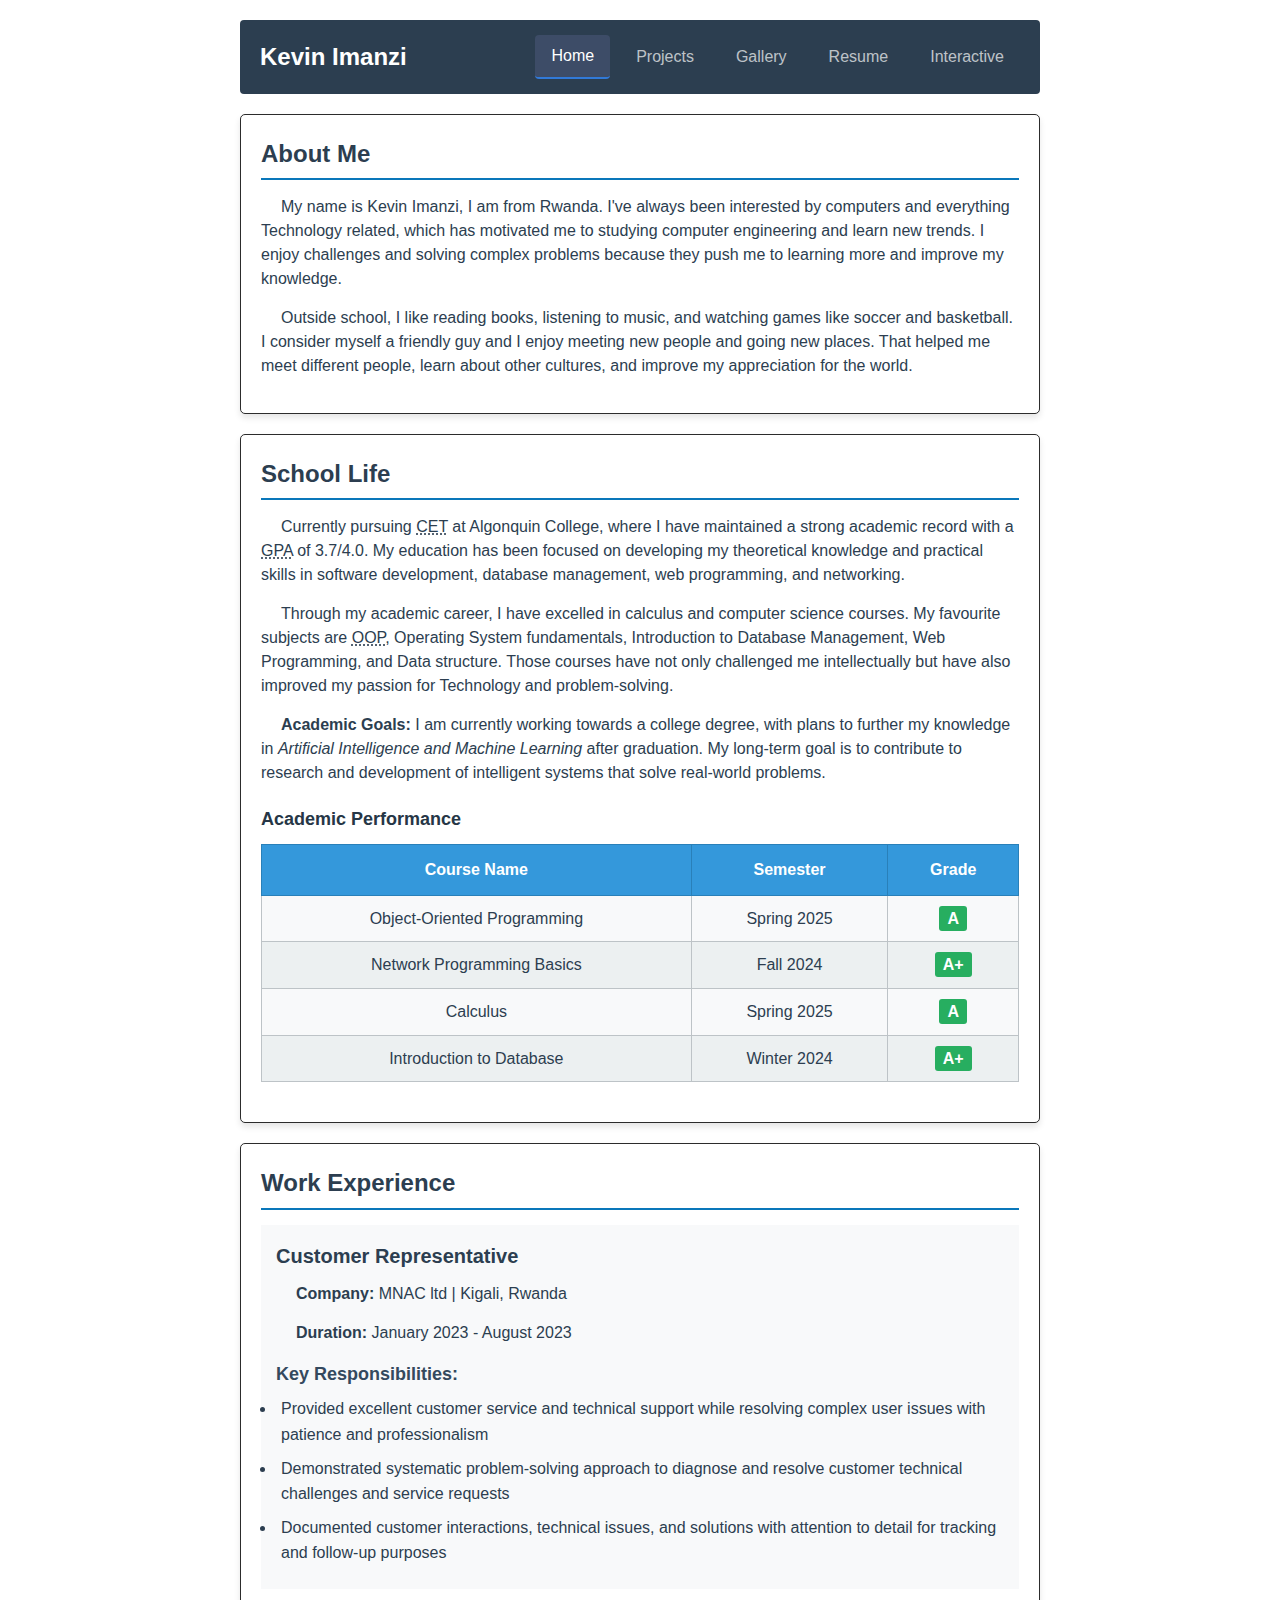
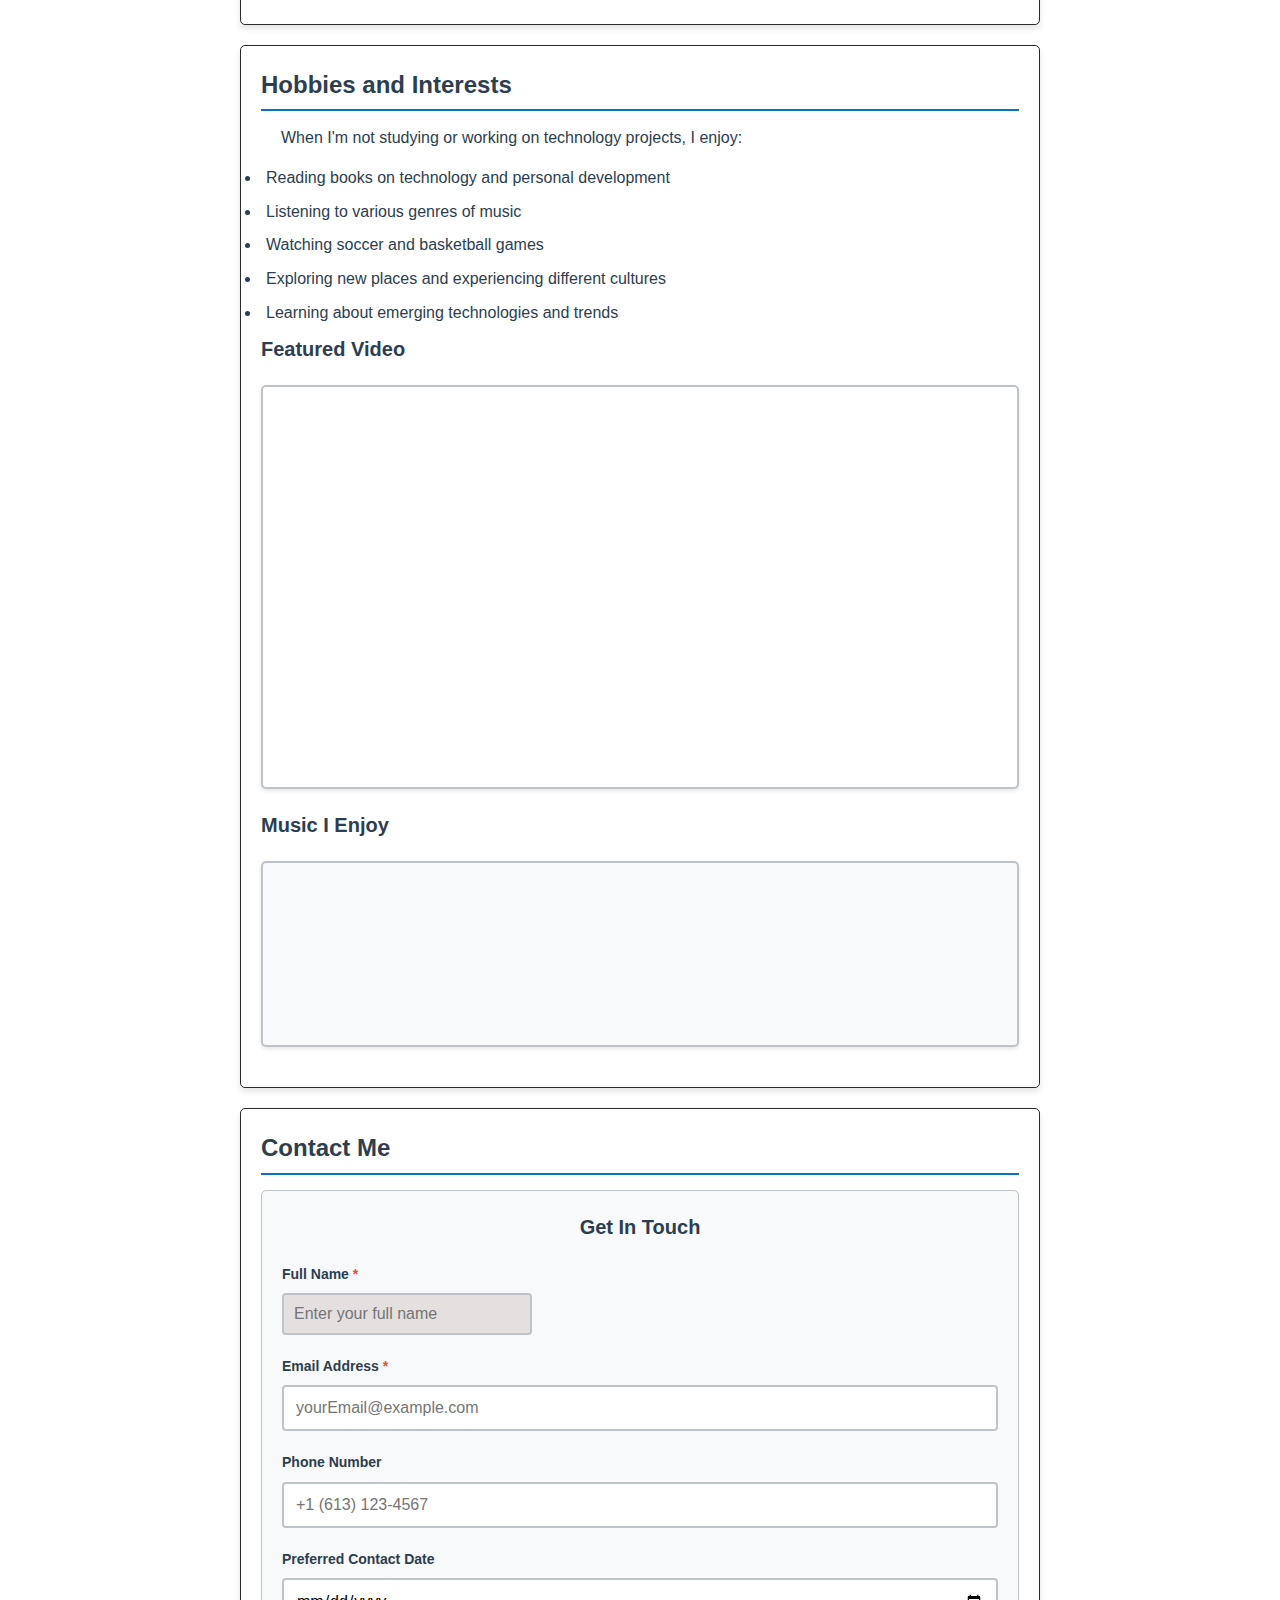
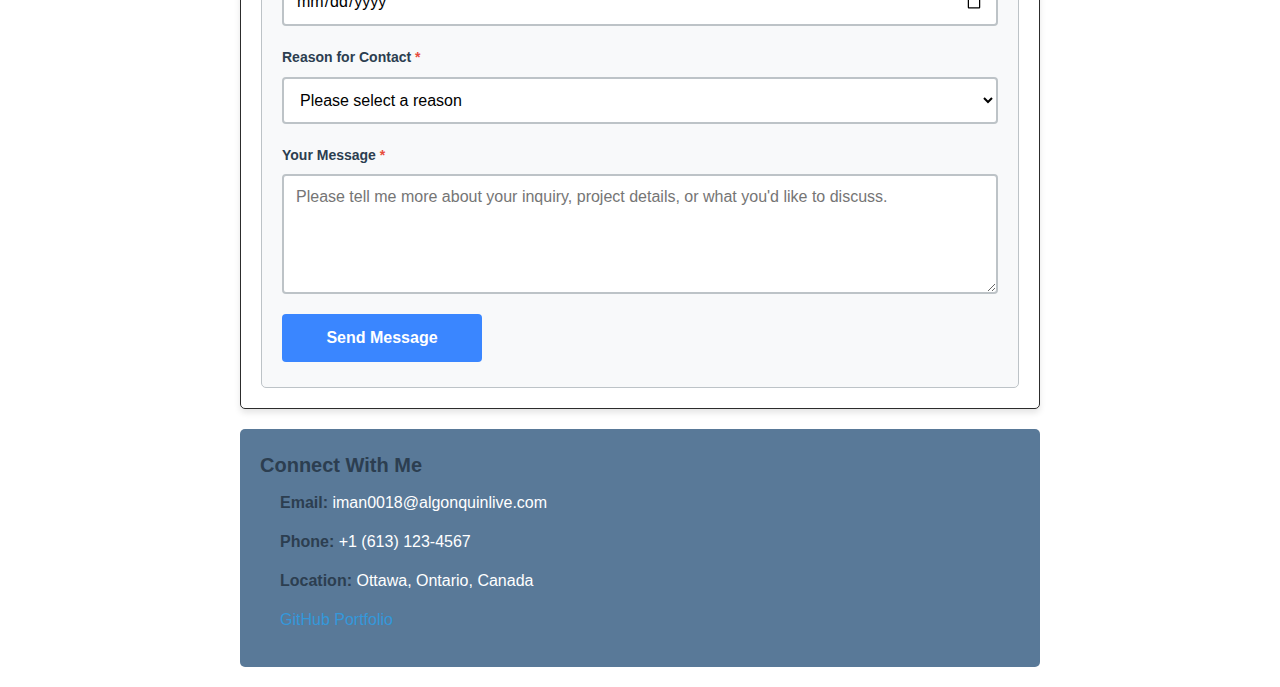
<file: index.html>
<!DOCTYPE html>
<!--
Kevin Imanzi Portfolio HTML
id: 041180969
Lab 3
-->

<html lang="en">
<head>
    <meta charset="UTF-8">
    <meta name="viewport" content="width=device-width, initial-scale=1.0">
    <title>Kevin Imanzi - index</title>
    <link rel="stylesheet" href="styles.css">
</head>
<body>
    <header id="header">
        <h1>Kevin Imanzi</h1>
        <div class="hamburger" id="hamburger">
            <span></span>
            <span></span>
            <span></span>
        </div>
        <nav id="nav">
            <ul>
                <li><a href="#home" class="active">Home</a></li>
                <li><a href="flexbox-projects.html">Projects</a></li> 
                <li><a href="grid-gallery.html">Gallery</a></li> 
                <li><a href="bootstrap-resume.html">Resume</a></li>
                <li><a href="interactive.html">Interactive</a></li>
            </ul>
        </nav>
    </header>

    <main id="home">
        <section id="about" class="content-section">
            <h2 class="section-title">About Me</h2>
            <p>
                My name is Kevin Imanzi, I am from Rwanda. I've always been interested by computers and everything Technology related, 
                which has motivated me to studying computer engineering and learn new trends. I enjoy challenges and solving complex problems because they push me to learning 
                more and improve my knowledge.
            </p>
            <p>
                Outside school, I like reading books, listening to music, and watching games like soccer and basketball. I consider myself a friendly guy and I enjoy meeting 
                new people and going new places. That helped me meet different people, learn about other cultures, and improve my appreciation for the world.
            </p>
        </section>

        <section id="school" class="content-section">
            <h2>School Life</h2>
            <p>Currently pursuing <abbr title="Computer Engineering Technology">CET</abbr> at Algonquin College, where I have maintained a strong academic record with a <abbr title="Grade Point Average">GPA</abbr> 
                of 3.7/4.0. My education has been focused on developing my theoretical knowledge and practical skills in software development, database management, web programming, and networking.
            </p>

            <p>
                Through my academic career, I have excelled in calculus and computer science courses. My favourite subjects are <abbr title="Object-Oriented Programming">OOP</abbr>, Operating System fundamentals, Introduction to Database Management, Web Programming, and
                Data structure. Those courses have not only challenged me intellectually but have also improved my passion for Technology and problem-solving.
            </p>

            <p><strong>Academic Goals:</strong> I am currently working towards a college degree, with plans to further my knowledge in <em>Artificial Intelligence and Machine Learning</em> after graduation.
            My long-term goal is to contribute to research and development of intelligent systems that solve real-world problems.
            </p>

            <table id="academic-table">
                <caption>Academic Performance</caption>
                <thead>
                    <tr>
                        <th>Course Name</th>
                        <th>Semester</th>
                        <th>Grade</th>
                    </tr>
                </thead>
                <tbody>
                    <tr>
                        <td>Object-Oriented Programming</td>
                        <td>Spring 2025</td>
                        <td><span class="grade-excellent">A</span></td>
                    </tr>
                    <tr>
                        <td>Network Programming Basics</td>
                        <td>Fall 2024</td>
                        <td><span class="grade-excellent">A+</span></td>
                    </tr>
                    <tr>
                        <td>Calculus</td>
                        <td>Spring 2025</td>
                        <td><span class="grade-excellent">A</span></td>
                    </tr>
                    <tr>
                        <td>Introduction to Database</td>
                        <td>Winter 2024</td>
                        <td><span class="grade-excellent">A+</span></td>
                    </tr>
                </tbody>
            </table>
        </section>

        <section id="work" class="content-section">
            <h2>Work Experience</h2>
            <div class="work-item">
                <h3>Customer Representative</h3>
                <p><strong>Company:</strong> MNAC ltd | Kigali, Rwanda</p>
                <p><strong>Duration:</strong> January 2023 - August 2023</p>
                
                <h4>Key Responsibilities:</h4>
                <ul>
                    <li>Provided excellent customer service and technical support while resolving complex user issues with patience and professionalism</li>
                    <li>Demonstrated systematic problem-solving approach to diagnose and resolve customer technical challenges and service requests</li>
                    <li>Documented customer interactions, technical issues, and solutions with attention to detail for tracking and follow-up purposes</li>
                </ul>
            </div>
        </section>

        <section id="hobbies" class="content-section">
            <h2>Hobbies and Interests</h2>
            <p>When I'm not studying or working on technology projects, I enjoy:</p>
            <ul>
                <li>Reading books on technology and personal development</li>
                <li>Listening to various genres of music</li>
                <li>Watching soccer and basketball games</li>
                <li>Exploring new places and experiencing different cultures</li>
                <li>Learning about emerging technologies and trends</li>
            </ul>

            <h3>Featured Video</h3>
            <div class="video-container">
                <iframe width="100%" height="400" 
                    src="https://www.youtube.com/embed/5tnetZ-ItIY?si=6XDTpQ8Pb-qHlWZY" 
                    title="YouTube video player" 
                    frameborder="0" 
                    allow="clipboard-write; encrypted-media; web-share" 
                    allowfullscreen>
                </iframe>
            </div>

            <h3>Music I Enjoy</h3>
            <div class="audio-container">
                <iframe style="border-radius:12px" 
                    src="https://open.spotify.com/embed/track/2y9LtBZCWHDjUyEouA7B3l?utm_source=generator"
                    width="100%" 
                    height="152" 
                    frameBorder="0" 
                    allowfullscreen="" 
                    allow="clipboard-write; encrypted-media; fullscreen;" >
                </iframe>
            </div>
        </section>

        <section id="contact" class="content-section">
            <h2>Contact Me</h2>

            <form action="#" method="POST" id="contact-form">
                <h3>Get In Touch</h3>
                
                <div class="form-group">
                    <label for="fullName">Full Name <span class="required">*</span></label>
                    <input type="text" id="fullName" name="fullName" class="form-field" required placeholder="Enter your full name">
                </div>

                <div class="form-group">
                    <label for="email">Email Address <span class="required">*</span></label>
                    <input type="email" id="email" name="email" class="form-field" required placeholder="yourEmail@example.com">
                </div>

                <div class="form-group">
                    <label for="phone">Phone Number</label>
                    <input type="tel" id="phone" name="phone" class="form-field" placeholder="+1 (613) 123-4567" pattern="[+]?[0-9\s\(\)\-]+">
                </div>

                <div class="form-group">
                    <label for="preferredDate">Preferred Contact Date</label>
                    <input type="date" id="preferredDate" name="preferredDate" class="form-field">
                </div>

                <div class="form-group">
                    <label for="contactReason">Reason for Contact <span class="required">*</span></label>
                    <select id="contactReason" name="contactReason" class="form-field" required>
                        <option value="">Please select a reason</option>
                        <option value="job-opportunity">Job Opportunity</option>
                        <option value="collaboration">Project Collaboration</option>
                        <option value="networking">Professional Networking</option>
                        <option value="general-inquiry">General Inquiry</option>
                        <option value="technical-question">Technical Question</option>
                        <option value="other">Other</option>
                    </select>
                </div>

                <div class="form-group">
                    <label for="message">Your Message <span class="required">*</span></label>
                    <textarea id="message" name="message" class="form-field" required placeholder="Please tell me more about your inquiry, project details, or what you'd like to discuss."></textarea>
                </div>
                
                <button type="submit" class="button">Send Message</button>
            </form>
            
        </section>
    </main>

    <footer>
        <h3>Connect With Me</h3>
        <div class="footer-contact">
            <p><strong>Email:</strong> iman0018@algonquinlive.com</p>
            <p><strong>Phone:</strong> +1 (613) 123-4567</p>
            <p><strong>Location:</strong> Ottawa, Ontario, Canada</p>
        </div>
        <p><a href="https://github.com/imanzi-k" target="_blank" rel="noopener noreferrer">GitHub Portfolio</a></p>
    </footer>
</body>
</html>
</file>
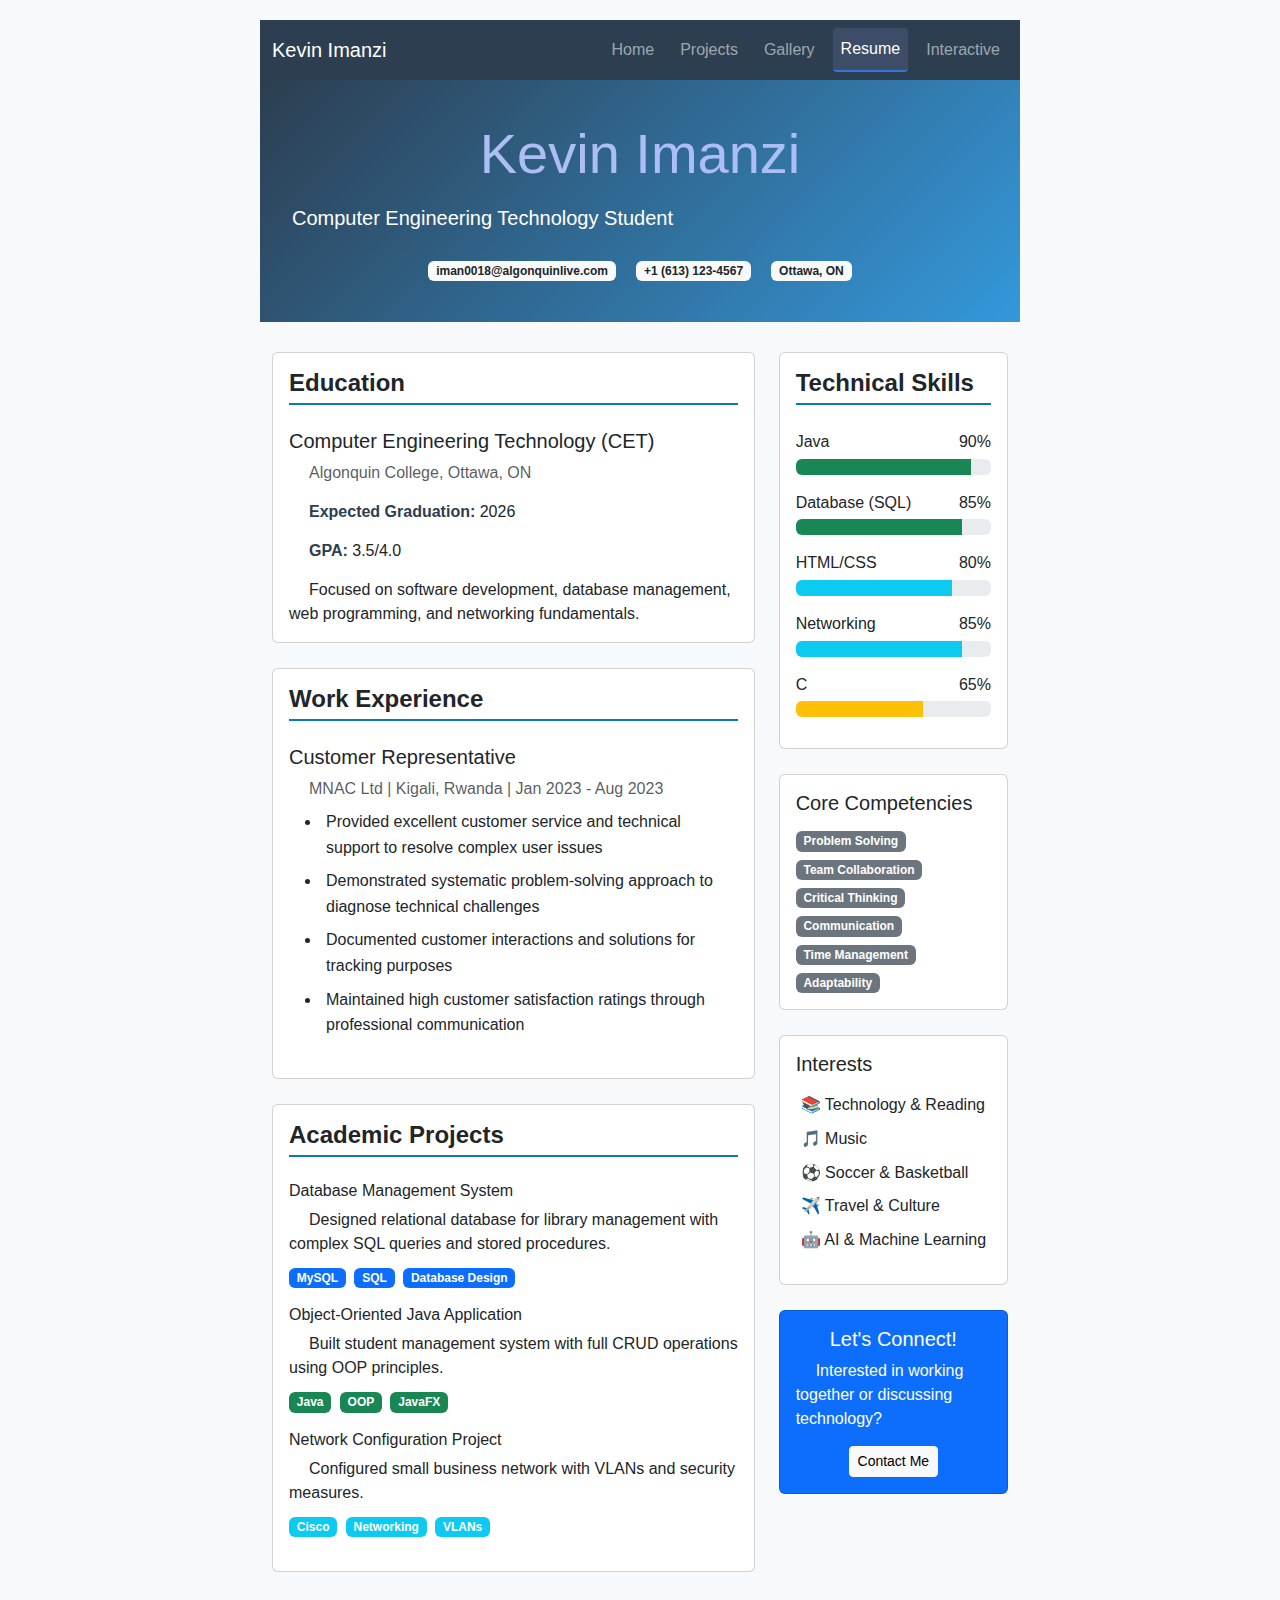
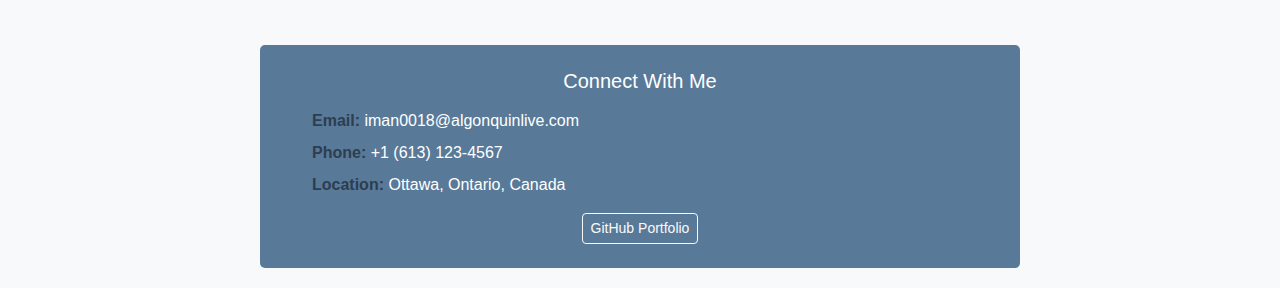
<file: bootstrap-resume.html>
<!DOCTYPE html>
<!--
Kevin Imanzi Portfolio - Resume Page
Lab 5 - Bootstrap resume
-->

<html lang="en">
<head>
    <meta charset="UTF-8">
    <meta name="viewport" content="width=device-width, initial-scale=1.0">
    <title>Kevin Imanzi - Resume</title>
    <link href="https://cdn.jsdelivr.net/npm/bootstrap@5.1.3/dist/css/bootstrap.min.css" rel="stylesheet">

    <link rel="stylesheet" href="styles.css">
    <style>
        /* Custom styling to complement Bootstrap */
       body {
            background-color: #f8f9fa;
        }
        .resume-header {
            background: linear-gradient(135deg, #2c3e50 0%, #3498db 100%);
            color: white;
            padding: 40px 0;
            margin-bottom: 30px;
        }
        .section-card {
            margin-bottom: 25px;
        }
        .skill-progress {
            margin-bottom: 15px;
        }
        nav.navbar {
            background-color: #2c3e50 !important;
        }
    </style>
</head>
<body>
    <!-- Navigation -->
    <nav class="navbar navbar-expand-lg navbar-dark">
        <div class="container">
            <a class="navbar-brand">Kevin Imanzi</a>
            <button class="navbar-toggler" type="button" data-bs-toggle="collapse" data-bs-target="#navbarNav">
                <span class="navbar-toggler-icon"></span>
            </button>
            <div class="collapse navbar-collapse" id="navbarNav">
                <ul class="navbar-nav ms-auto">
                    <li class="nav-item"><a class="nav-link" href="index.html">Home</a></li>
                    <li class="nav-item"><a class="nav-link" href="flexbox-projects.html">Projects</a></li>
                    <li class="nav-item"><a class="nav-link" href="grid-gallery.html">Gallery</a></li>
                    <li class="nav-item"><a class="nav-link active" href="bootstrap-resume.html">Resume</a></li>
                    <li class="nav-item"><a class="nav-link" href="interactive.html">Interactive</a></li>
                </ul>
            </div>
        </div>
    </nav>

    <!-- Header Section -->
    <header class="resume-header text-center">
        <div class="container">
            <h1 class="display-4 mb-3">Kevin Imanzi</h1>
            <p class="lead">Computer Engineering Technology Student</p>
            <div class="mt-4">
                <span class="badge bg-light text-dark me-3">iman0018@algonquinlive.com</span>
                <span class="badge bg-light text-dark me-3">+1 (613) 123-4567</span>
                <span class="badge bg-light text-dark">Ottawa, ON</span>
            </div>
        </div>
    </header>

    <!-- Main Content -->
    <main class="container mb-5">
        <div class="row">
            <!-- Left Column -->
            <div class="col-lg-8">
                <!-- Education Section -->
                <div class="card section-card">
                    <div class="card-body">
                        <h2 class="card-title mb-4"> Education</h2>
                        <h5>Computer Engineering Technology (CET)</h5>
                        <p class="text-muted">Algonquin College, Ottawa, ON</p>
                        <p><strong>Expected Graduation:</strong> 2026</p>
                        <p><strong>GPA:</strong> 3.5/4.0</p>
                        <p class="mb-0">Focused on software development, database management, web programming, and networking fundamentals.</p>
                    </div>
                </div>

                <!-- Work Experience Section -->
                <div class="card section-card">
                    <div class="card-body">
                        <h2 class="card-title mb-4">Work Experience</h2>
                        
                        <div class="mb-4">
                            <h5>Customer Representative</h5>
                            <p class="text-muted mb-2">MNAC Ltd | Kigali, Rwanda | Jan 2023 - Aug 2023</p>
                            <ul>
                                <li>Provided excellent customer service and technical support to resolve complex user issues</li>
                                <li>Demonstrated systematic problem-solving approach to diagnose technical challenges</li>
                                <li>Documented customer interactions and solutions for tracking purposes</li>
                                <li>Maintained high customer satisfaction ratings through professional communication</li>
                            </ul>
                        </div>
                    </div>
                </div>

                <!-- Projects Section -->
                <div class="card section-card">
                    <div class="card-body">
                        <h2 class="card-title mb-4">Academic Projects</h2>
                        
                        <div class="mb-3">
                            <h6>Database Management System</h6>
                            <p class="mb-2">Designed relational database for library management with complex SQL queries and stored procedures.</p>
                            <span class="badge bg-primary me-1">MySQL</span>
                            <span class="badge bg-primary me-1">SQL</span>
                            <span class="badge bg-primary">Database Design</span>
                        </div>

                        <div class="mb-3">
                            <h6>Object-Oriented Java Application</h6>
                            <p class="mb-2">Built student management system with full CRUD operations using OOP principles.</p>
                            <span class="badge bg-success me-1">Java</span>
                            <span class="badge bg-success me-1">OOP</span>
                            <span class="badge bg-success">JavaFX</span>
                        </div>

                        <div class="mb-3">
                            <h6>Network Configuration Project</h6>
                            <p class="mb-2">Configured small business network with VLANs and security measures.</p>
                            <span class="badge bg-info me-1">Cisco</span>
                            <span class="badge bg-info me-1">Networking</span>
                            <span class="badge bg-info">VLANs</span>
                        </div>
                    </div>
                </div>
            </div>

            <!-- Right Column -->
            <div class="col-lg-4">
                <!-- Skills Section -->
                <div class="card section-card">
                    <div class="card-body">
                        <h2 class="card-title mb-4">Technical Skills</h2>
                        
                        <div class="skill-progress">
                            <div class="d-flex justify-content-between mb-1">
                                <span>Java</span>
                                <span>90%</span>
                            </div>
                            <div class="progress">
                                <div class="progress-bar bg-success" style="width: 90%"></div>
                            </div>
                        </div>

                        <div class="skill-progress">
                            <div class="d-flex justify-content-between mb-1">
                                <span>Database (SQL)</span>
                                <span>85%</span>
                            </div>
                            <div class="progress">
                                <div class="progress-bar bg-success" style="width: 85%"></div>
                            </div>
                        </div>

                        <div class="skill-progress">
                            <div class="d-flex justify-content-between mb-1">
                                <span>HTML/CSS</span>
                                <span>80%</span>
                            </div>
                            <div class="progress">
                                <div class="progress-bar bg-info" style="width: 80%"></div>
                            </div>
                        </div>

                        <div class="skill-progress">
                            <div class="d-flex justify-content-between mb-1">
                                <span>Networking</span>
                                <span>85%</span>
                            </div>
                            <div class="progress">
                                <div class="progress-bar bg-info" style="width: 85%"></div>
                            </div>
                        </div>

                        <div class="skill-progress">
                            <div class="d-flex justify-content-between mb-1">
                                <span>C</span>
                                <span>65%</span>
                            </div>
                            <div class="progress">
                                <div class="progress-bar bg-warning" style="width: 65%"></div>
                            </div>
                        </div>
                    </div>
                </div>

                <!-- Additional Skills -->
                <div class="card section-card">
                    <div class="card-body">
                        <h5 class="card-title mb-3">Core Competencies</h5>
                        <div class="d-flex flex-wrap gap-2">
                            <span class="badge bg-secondary">Problem Solving</span>
                            <span class="badge bg-secondary">Team Collaboration</span>
                            <span class="badge bg-secondary">Critical Thinking</span>
                            <span class="badge bg-secondary">Communication</span>
                            <span class="badge bg-secondary">Time Management</span>
                            <span class="badge bg-secondary">Adaptability</span>
                        </div>
                    </div>
                </div>

                <!-- Interests -->
                <div class="card section-card">
                    <div class="card-body">
                        <h5 class="card-title mb-3">Interests</h5>
                        <ul class="list-unstyled">
                            <li class="mb-2">📚 Technology & Reading</li>
                            <li class="mb-2">🎵 Music</li>
                            <li class="mb-2">⚽ Soccer & Basketball</li>
                            <li class="mb-2">✈️ Travel & Culture</li>
                            <li class="mb-2">🤖 AI & Machine Learning</li>
                        </ul>
                    </div>
                </div>

                <!-- Call to Action -->
                <div class="card section-card bg-primary text-white">
                    <div class="card-body text-center">
                        <h5 class="card-title">Let's Connect!</h5>
                        <p>Interested in working together or discussing technology?</p>
                        <a href="index.html#contact" class="btn btn-light btn-sm">Contact Me</a>
                    </div>
                </div>
            </div>
        </div>
    </main>

    <!-- Footer -->
    <footer class="text-white text-center py-4 mt-5">
        <div class="container">
            <h5 class="mb-3">Connect With Me</h5>
            <p class="mb-2"><strong>Email:</strong> iman0018@algonquinlive.com</p>
            <p class="mb-2"><strong>Phone:</strong> +1 (613) 123-4567</p>
            <p class="mb-3"><strong>Location:</strong> Ottawa, Ontario, Canada</p>
            <a href="https://github.com/imanzi-k" target="_blank" rel="noopener noreferrer" class="btn btn-outline-light btn-sm">GitHub Portfolio</a>
        </div>
    </footer>

    <script src="https://cdn.jsdelivr.net/npm/bootstrap@5.1.3/dist/js/bootstrap.bundle.min.js"></script>
</body>
</html>
</file>
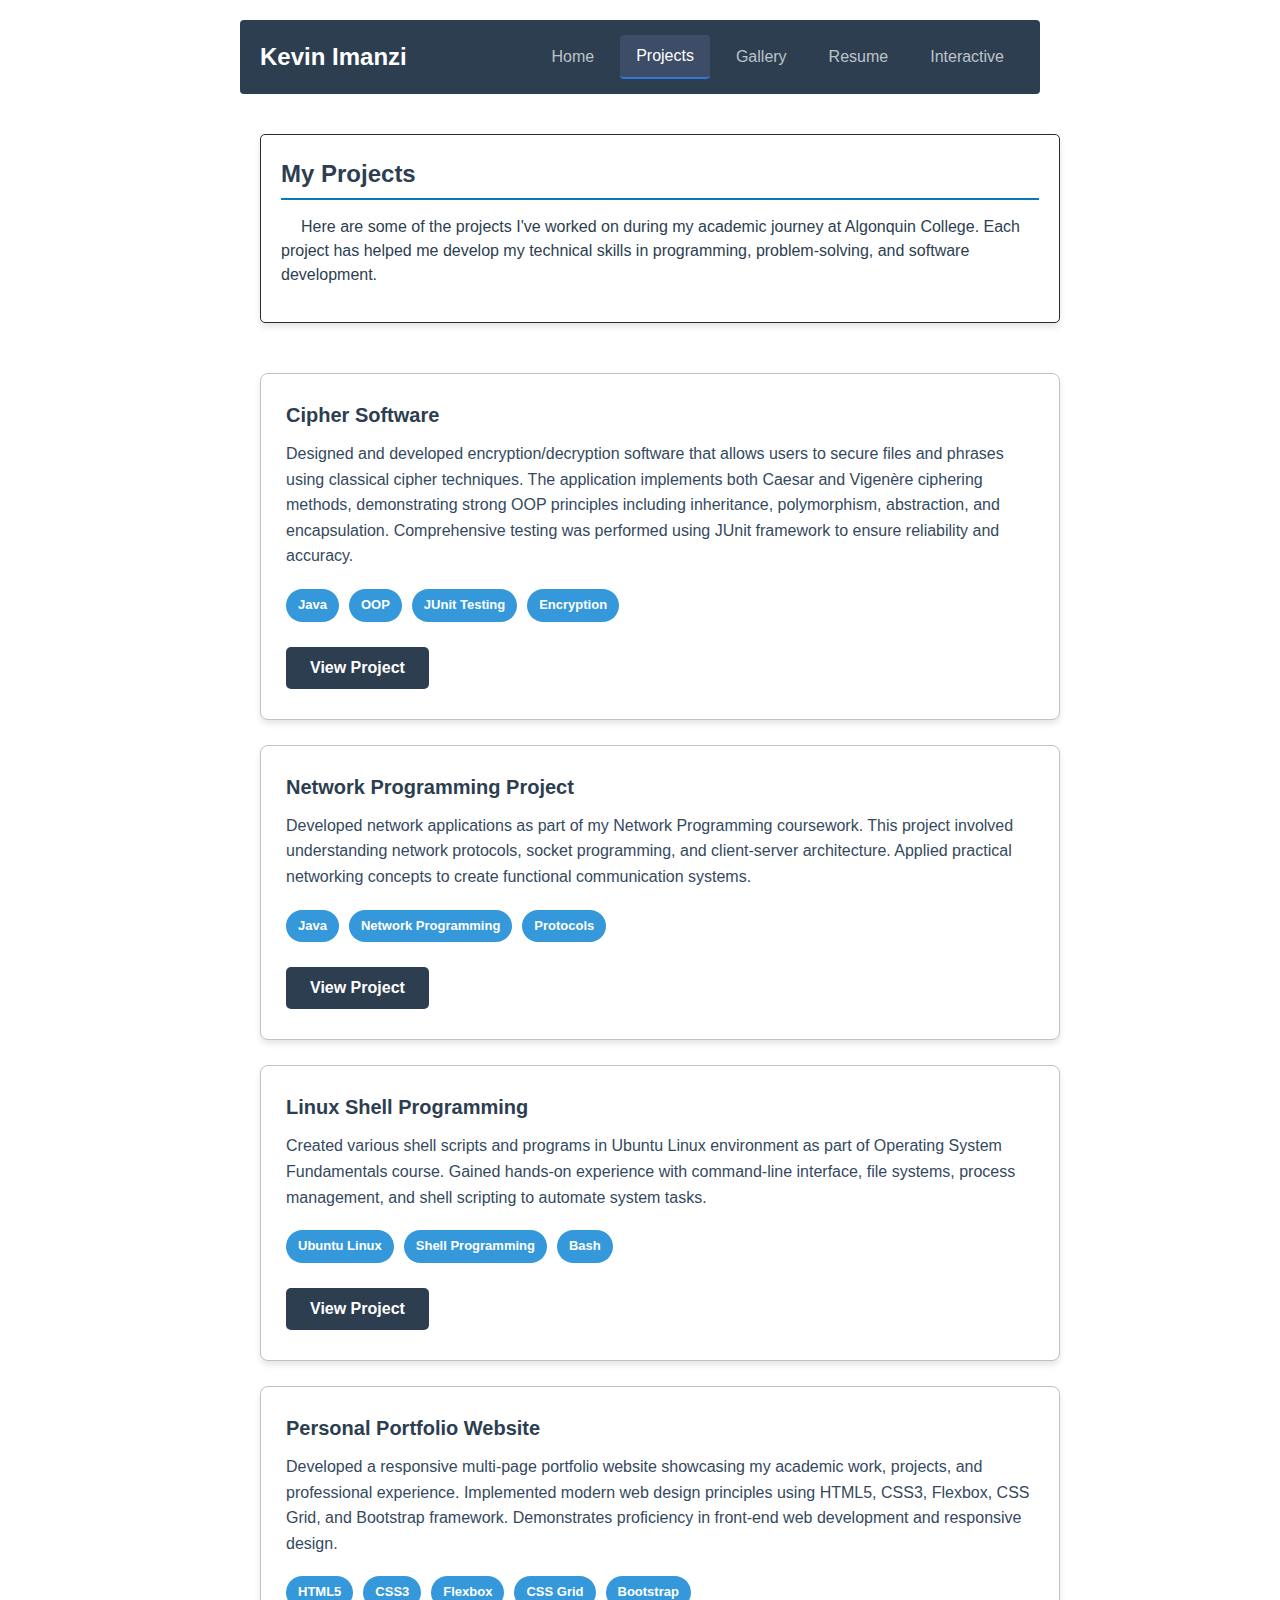
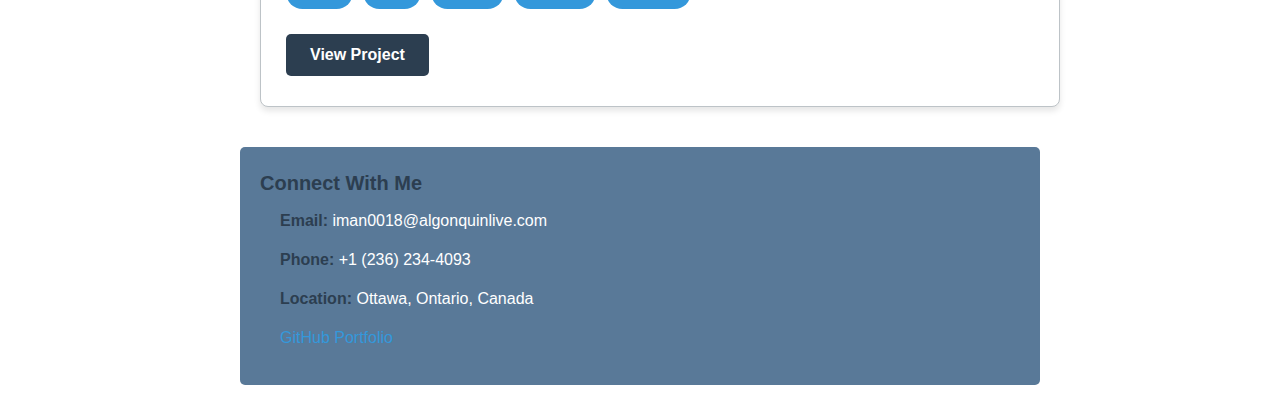
<file: flexbox-projects.html>
<!DOCTYPE html>
<!--
Kevin Imanzi Portfolio - Projects Page
Lab 5 - Flexbox Layout
-->

<html lang="en">
<head>
    <meta charset="UTF-8">
    <meta name="viewport" content="width=device-width, initial-scale=1.0">
    <title>Kevin Imanzi - Projects</title>
    <link rel="stylesheet" href="styles.css">
    <link rel="stylesheet" href="flexbox.css">
</head>
<body>
    <header id="header">
        <h1>Kevin Imanzi</h1>
        <nav>
            <ul>
                <li><a href="index.html">Home</a></li>
                <li><a href="flexbox-projects.html" class="active">Projects</a></li> 
                <li><a href="grid-gallery.html">Gallery</a></li>
                <li><a href="bootstrap-resume.html">Resume</a></li>
                 <li><a href="interactive.html">Interactive</a></li>
            </ul>
        </nav>
    </header>

    <main class="flex-container">
        <section class="content-section">
            <h2 class="section-title">My Projects</h2>
            <p>Here are some of the projects I've worked on during my academic journey at Algonquin College. Each project has helped me develop my technical skills in programming, problem-solving, and software development.</p>
        </section>

        <div class="projects-grid">
            <div class="project-card">
                <h3>Cipher Software</h3>
                <p class="project-description">Designed and developed encryption/decryption software that allows users to secure files and phrases using classical cipher techniques. The application implements both Caesar and Vigenère ciphering methods, demonstrating strong OOP principles including inheritance, polymorphism, abstraction, and encapsulation. Comprehensive testing was performed using JUnit framework to ensure reliability and accuracy.</p>
                <div class="technologies">
                    <span class="tech-badge">Java</span>
                    <span class="tech-badge">OOP</span>
                    <span class="tech-badge">JUnit Testing</span>
                    <span class="tech-badge">Encryption</span>
                </div>
                <button class="project-button">View Project</button>
            </div>

            <div class="project-card">
                <h3>Network Programming Project</h3>
                <p class="project-description">Developed network applications as part of my Network Programming coursework. This project involved understanding network protocols, socket programming, and client-server architecture. Applied practical networking concepts to create functional communication systems.</p>
                <div class="technologies">
                    <span class="tech-badge">Java</span>
                    <span class="tech-badge">Network Programming</span>
                    <span class="tech-badge">Protocols</span>
                </div>
                <button class="project-button">View Project</button>
            </div>

            <div class="project-card">
                <h3>Linux Shell Programming</h3>
                <p class="project-description">Created various shell scripts and programs in Ubuntu Linux environment as part of Operating System Fundamentals course. Gained hands-on experience with command-line interface, file systems, process management, and shell scripting to automate system tasks.</p>
                <div class="technologies">
                    <span class="tech-badge">Ubuntu Linux</span>
                    <span class="tech-badge">Shell Programming</span>
                    <span class="tech-badge">Bash</span>
                </div>
                <button class="project-button">View Project</button>
            </div>

            <div class="project-card">
                <h3>Personal Portfolio Website</h3>
                <p class="project-description">Developed a responsive multi-page portfolio website showcasing my academic work, projects, and professional experience. Implemented modern web design principles using HTML5, CSS3, Flexbox, CSS Grid, and Bootstrap framework. Demonstrates proficiency in front-end web development and responsive design.</p>
                <div class="technologies">
                    <span class="tech-badge">HTML5</span>
                    <span class="tech-badge">CSS3</span>
                    <span class="tech-badge">Flexbox</span>
                    <span class="tech-badge">CSS Grid</span>
                    <span class="tech-badge">Bootstrap</span>
                </div>
                <button class="project-button">View Project</button>
            </div>
        </div>
    </main>

    <footer>
        <h3>Connect With Me</h3>
        <div class="footer-contact">
            <p><strong>Email:</strong> iman0018@algonquinlive.com</p>
            <p><strong>Phone:</strong> +1 (236) 234-4093</p>
            <p><strong>Location:</strong> Ottawa, Ontario, Canada</p>
        </div>
        <p><a href="https://github.com/imanzi-k" target="_blank" rel="noopener noreferrer">GitHub Portfolio</a></p>
    </footer>
</body>
</html>
</file>
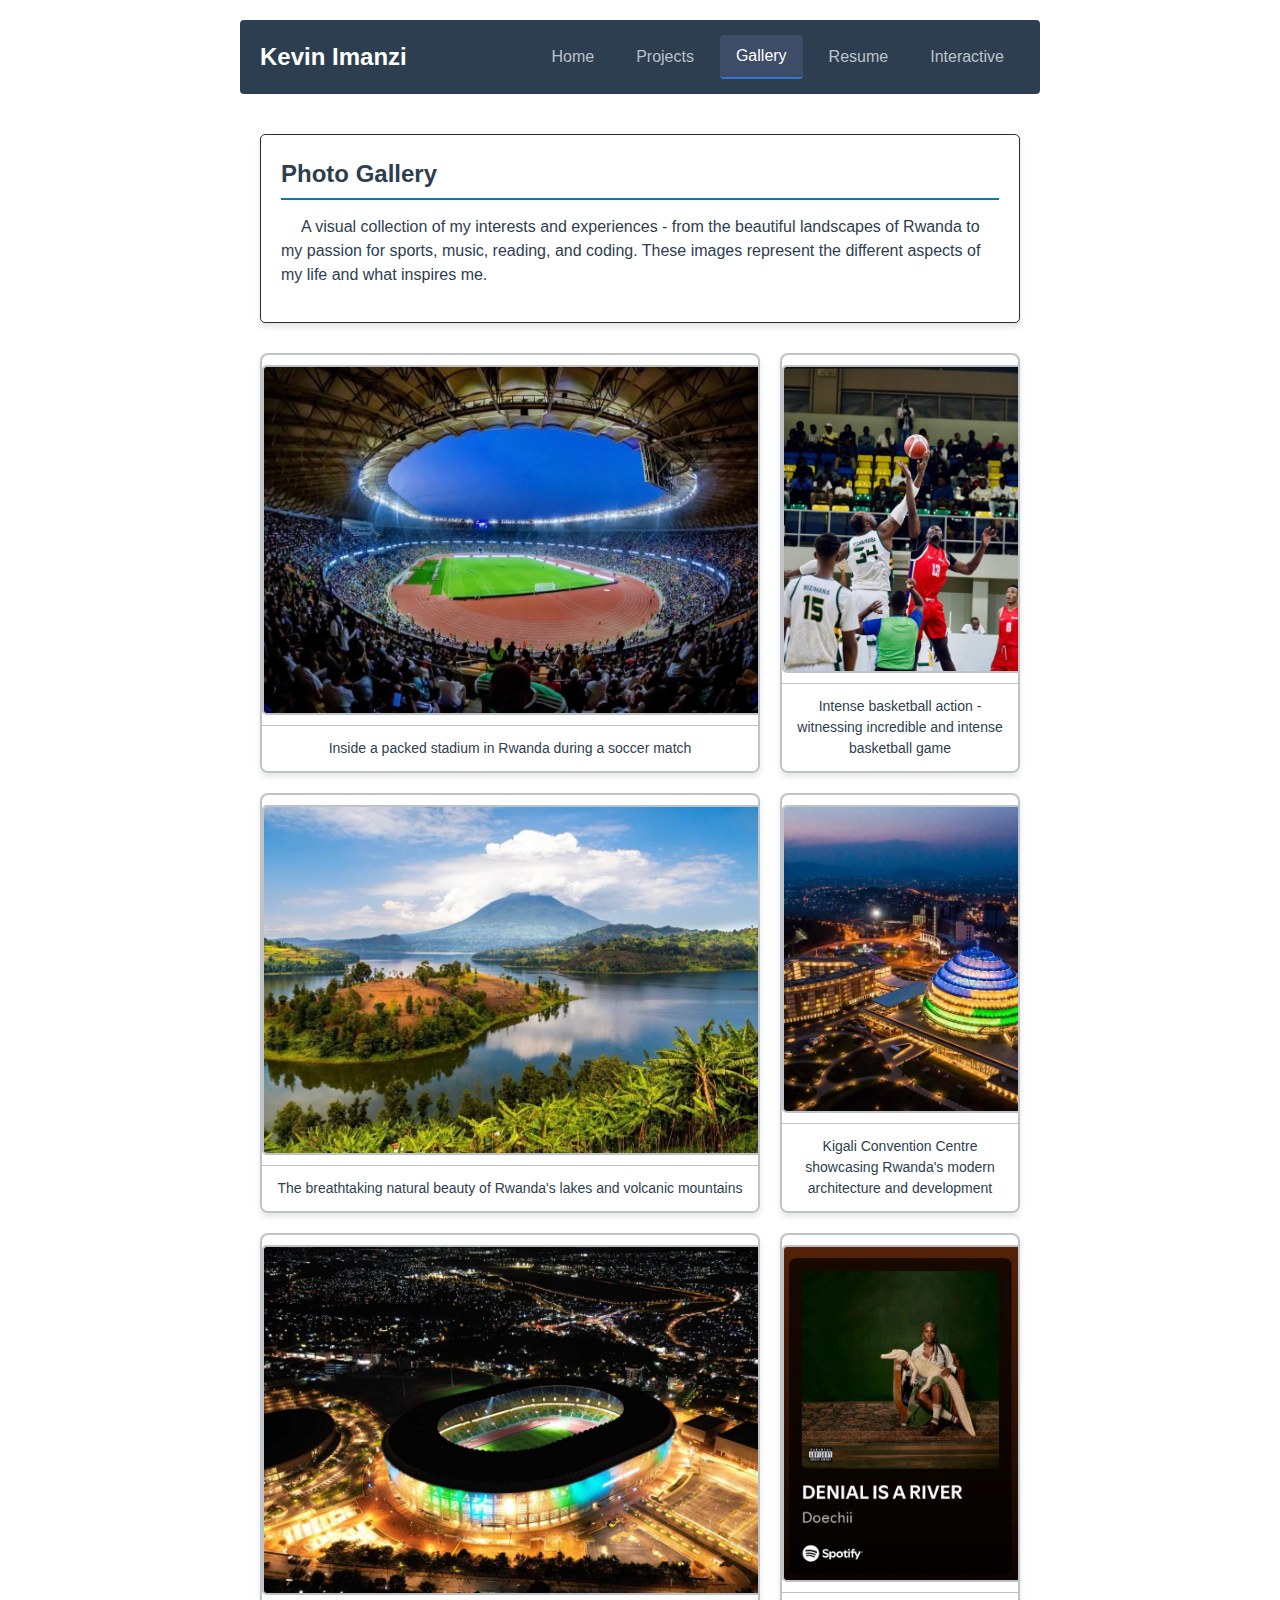
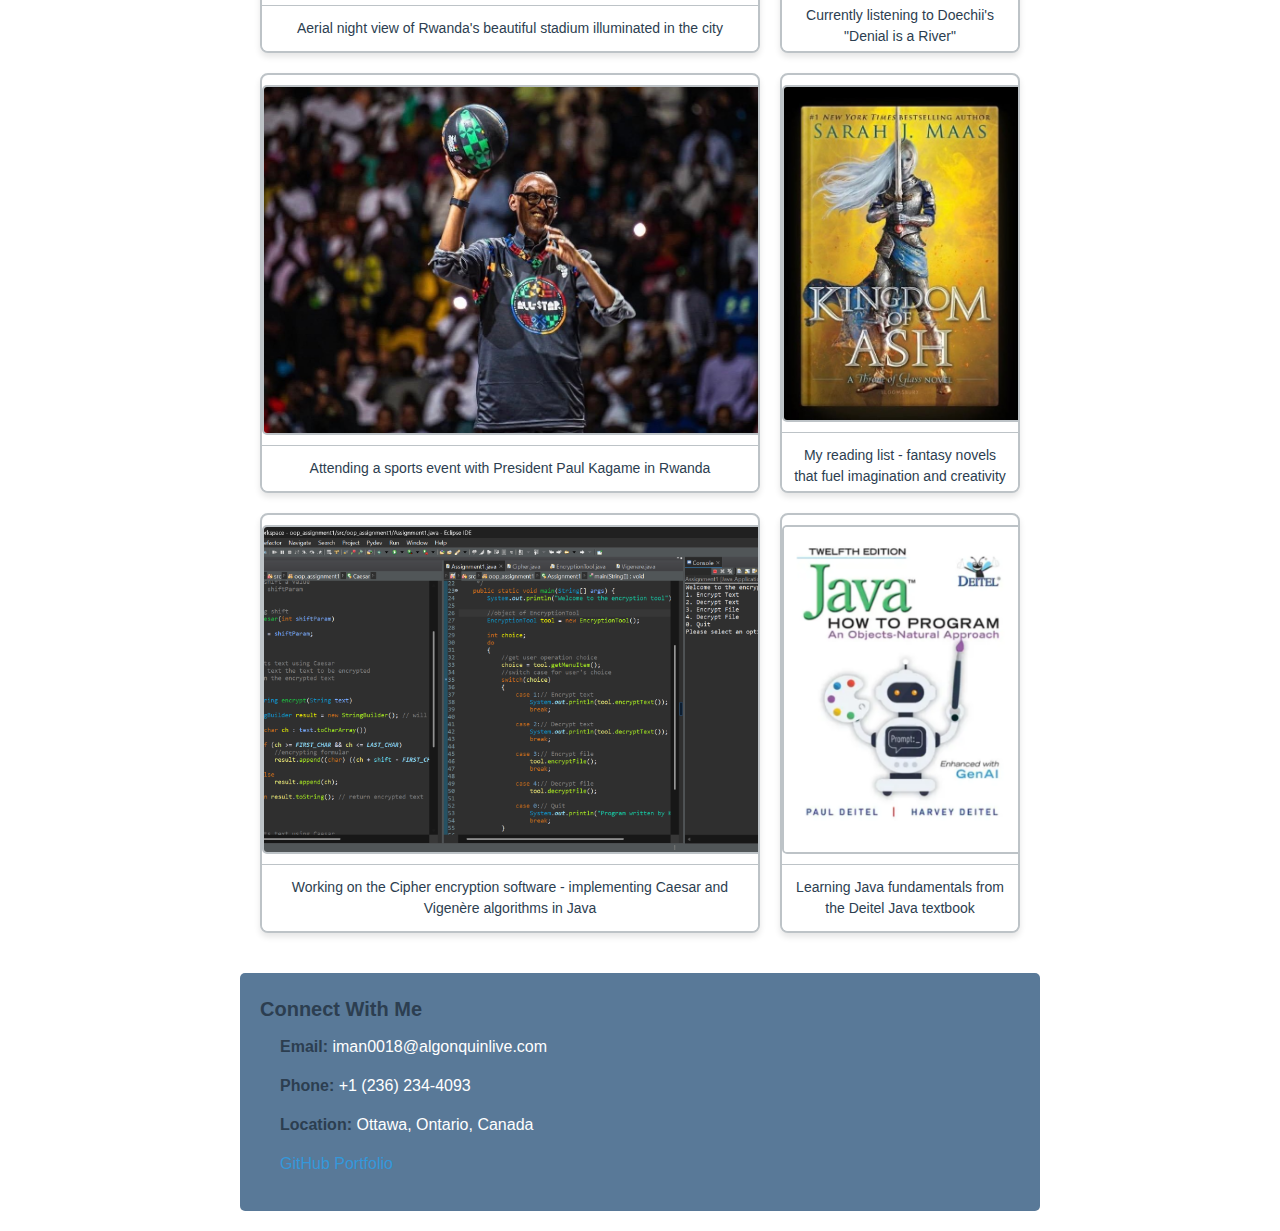
<file: grid-gallery.html>
<!DOCTYPE html>
<!--
Kevin Imanzi Portfolio - Projects Page
Lab 5 - Gallery Grid
-->

<html lang="en">
<head>
    <meta charset="UTF-8">
    <meta name="viewport" content="width=device-width, initial-scale=1.0">
    <title>Kevin Imanzi - Gallery</title>
    <link rel="stylesheet" href="styles.css">
    <link rel="stylesheet" href="grid.css">
</head>
<body>
     <header id="header">
        <h1>Kevin Imanzi</h1>
        <nav>
            <ul>
                <li><a href="index.html">Home</a></li>
                <li><a href="flexbox-projects.html">Projects</a></li> 
                <li><a href="grid-gallery.html" class="active">Gallery</a></li>
                <li><a href="bootstrap-resume.html">Resume</a></li>
                <li><a href="interactive.html">Interactive</a></li>
            </ul>
        </nav>
    </header>
    <main class = "gallery-container">
        <section class="content-section">
            <h2 class="section-title">Photo Gallery</h2>
            <p>A visual collection of my interests and experiences - from the beautiful landscapes of Rwanda to my passion for sports, music, reading, and coding. These images represent the different aspects of my life and what inspires me.</p>
        </section>
        <div class="photo-grid">
            <!-- Rwanda Stadium - Soccer -->
            <div class="gallery-item item-large">
                <img src="rwanda-stadium-soccer.jpeg" alt="Soccer stadium in Rwanda with crowd">
                <p class="image-caption">Inside a packed stadium in Rwanda during a soccer match</p>
            </div>

            <!-- Basketball Game -->
            <div class="gallery-item item-tall">
                <img src="basketball-game.jpeg" alt="Basketball game action shot">
                <p class="image-caption">Intense basketball action - witnessing incredible and intense basketball game</p>
            </div>

            <!-- Rwanda Landscape - Lake and Mountains -->
            <div class="gallery-item item-large">
                <img src="rwanda-lake-mountains.jpeg" alt="Beautiful lake and mountain landscape in Rwanda">
                <p class="image-caption">The breathtaking natural beauty of Rwanda's lakes and volcanic mountains</p>
            </div>

            <!-- Kigali Convention Centre -->
            <div class="gallery-item item-tall">
                <img src="kigali-convention-centre.jpeg" alt="Kigali Convention Centre lit up at night">
                <p class="image-caption">Kigali Convention Centre showcasing Rwanda's modern architecture and development</p>
            </div>

            <!-- Rwanda Stadium Night View -->
            <div class="gallery-item item-large">
                <img src="rwanda-stadium-night.jpeg" alt="Stadium lit up at night aerial view">
                <p class="image-caption">Aerial night view of Rwanda's beautiful stadium illuminated in the city</p>
            </div>

            <!-- Music - Doechii Album -->
            <div class="gallery-item item-tall">
                <img src="doechii-denial-river.jpeg" alt="Doechii Denial is a River album cover">
                <p class="image-caption">Currently listening to Doechii's "Denial is a River" </p>
            </div>

            <!-- BK Arena event with the President  -->
            <div class="gallery-item item-large">
                <img src="president-pk-event.jpeg"alt="Event with President Paul Kagame">
                <p class="image-caption">Attending a sports event with President Paul Kagame in Rwanda</p>
            </div>

            <!-- Books Collection -->
            <div class="gallery-item item-tall">
                <img src="book-collection.jpeg" alt="Collection of fantasy books including Zodiac Academy and Fourth Wing">
                <p class="image-caption">My reading list - fantasy novels that fuel imagination and creativity</p>
            </div>

            <!-- Cipher Project Code -->
            <div class="gallery-item item-large">
                <img src="cipher-project-code.png" alt="Eclipse IDE showing Cipher encryption project code">
                <p class="image-caption">Working on the Cipher encryption software - implementing Caesar and Vigenère algorithms in Java</p>
            </div>

            <!-- Java how to program book-->
              <div class="gallery-item item-tall">
                <img src="java-how-to-program.png" alt="Java programming book by Deitel">
                <p class="image-caption">Learning Java fundamentals from the Deitel Java textbook</p>
            </div>

        </div>
    </main>
    <footer>
        <h3>Connect With Me</h3>
        <div class="footer-contact">
            <p><strong>Email:</strong> iman0018@algonquinlive.com</p>
            <p><strong>Phone:</strong> +1 (236) 234-4093</p>
            <p><strong>Location:</strong> Ottawa, Ontario, Canada</p>
        </div>
        <p><a href="https://github.com/imanzi-k" target="_blank" rel="noopener noreferrer">GitHub Portfolio</a></p>
    </footer>
</body>

</html>
</file>
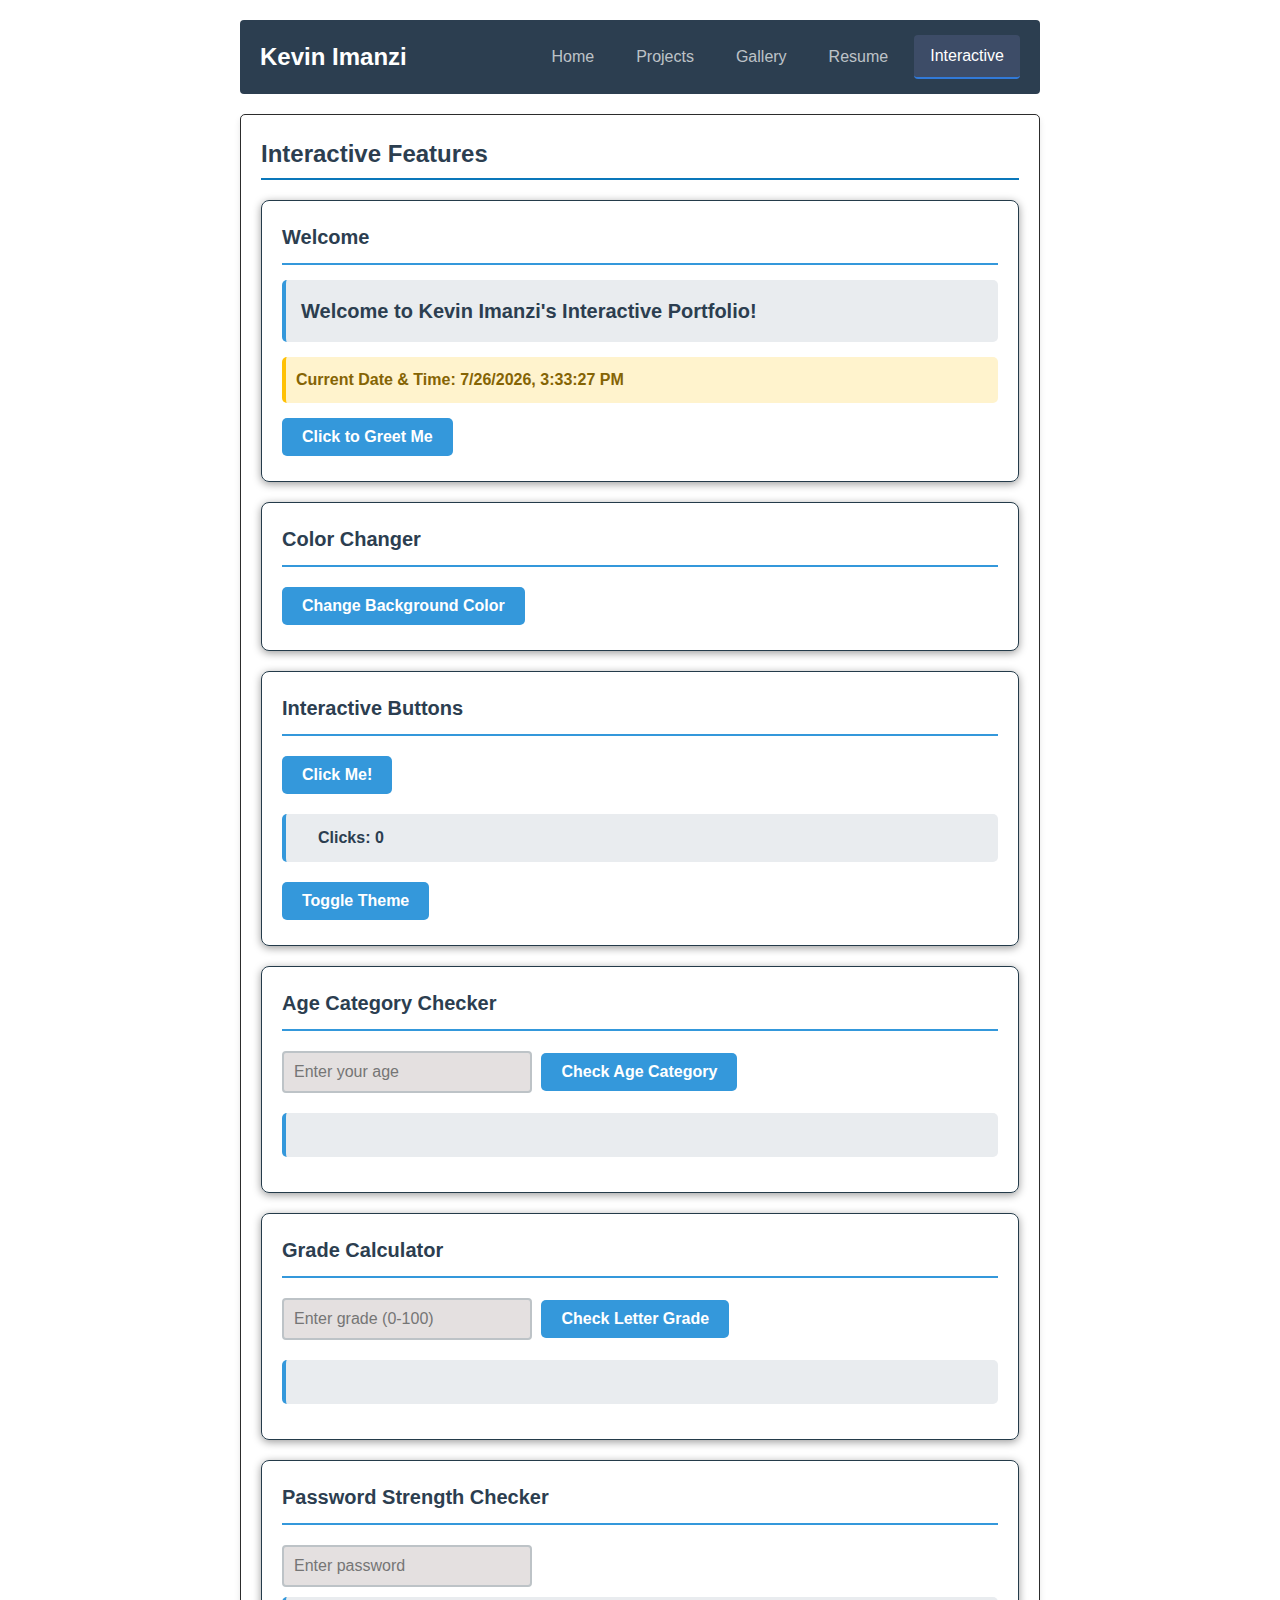
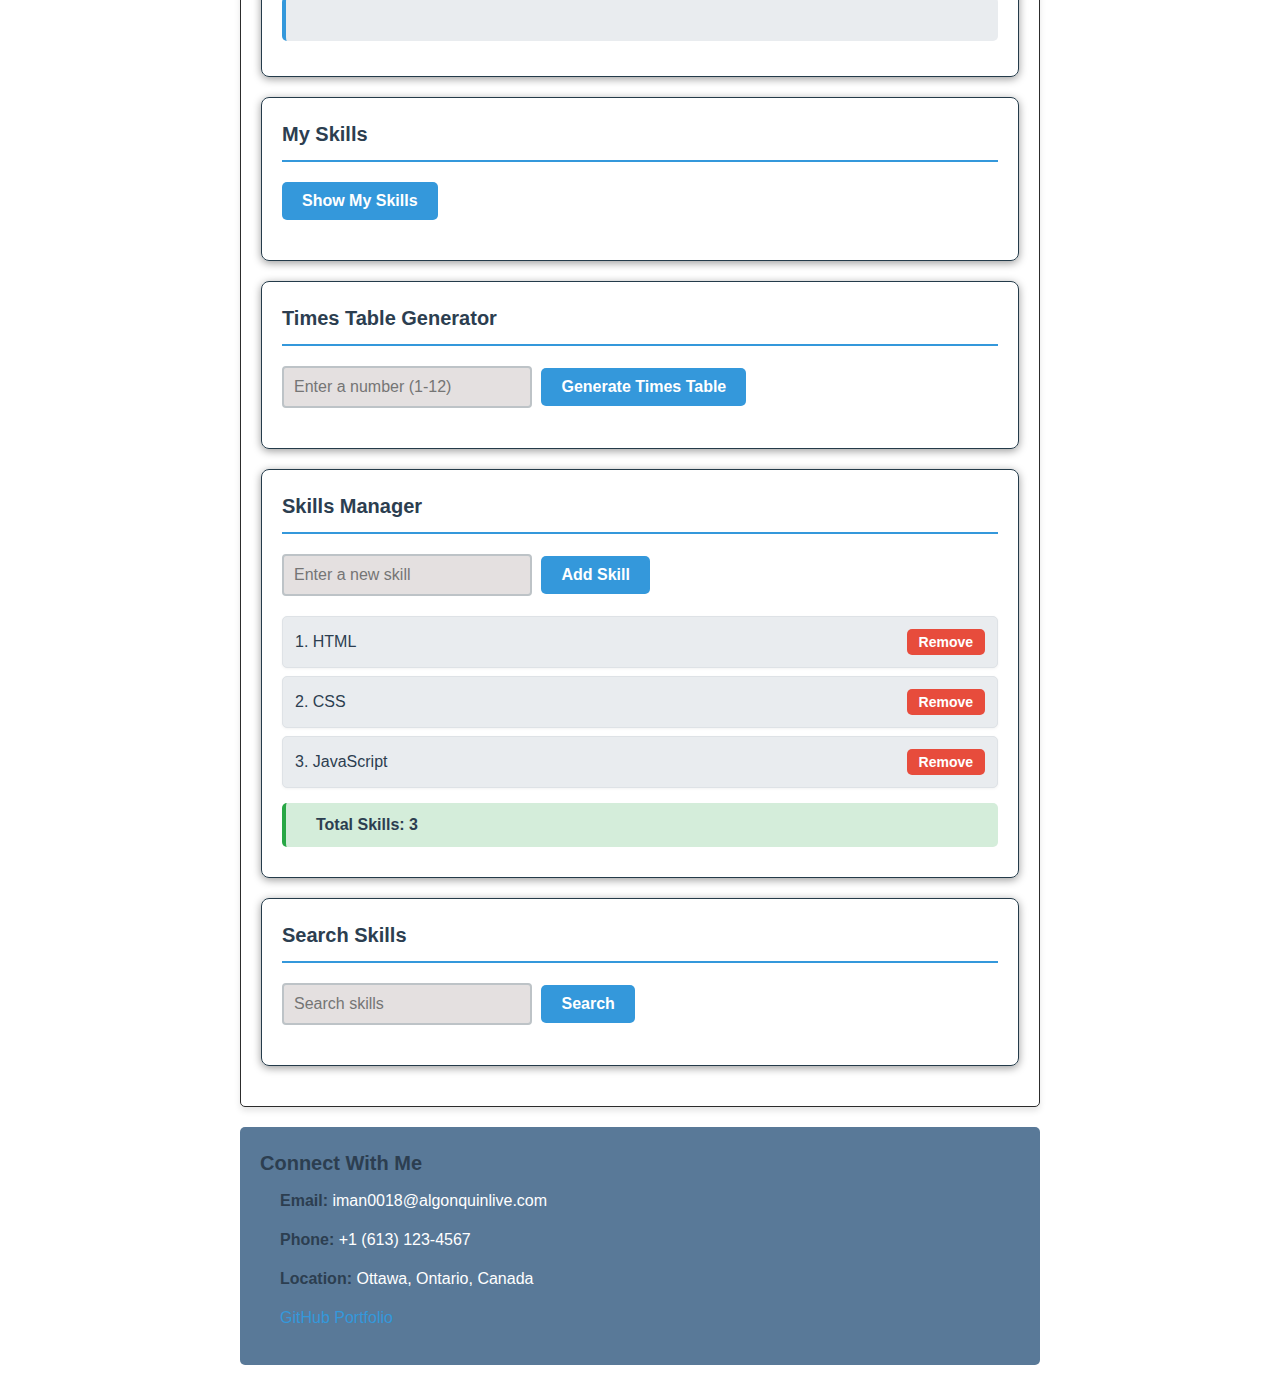
<file: interactive.html>
<!DOCTYPE html>
<!--
Kevin Imanzi Portfolio - Interactive Features
id: 041180969
Lab 5
-->

<html lang="en">
<head>
    <meta charset="UTF-8">
    <meta name="viewport" content="width=device-width, initial-scale=1.0">
    <title>Kevin Imanzi - Interactive Features</title>
    <link rel="stylesheet" href="styles.css">
</head>
<body>
    <header id="header">
        <h1>Kevin Imanzi</h1>
        <nav>
            <ul>
                <li><a href="index.html">Home</a></li>
                <li><a href="flexbox-projects.html">Projects</a></li>
                <li><a href="grid-gallery.html">Gallery</a></li>
                <li><a href="bootstrap-resume.html">Resume</a></li>
                <li><a href="interactive.html" class="active">Interactive</a></li>
            </ul>
        </nav>
    </header>

    <main class="main">
        <section class="content-section">
            <h2>Interactive Features</h2>
            
            <!-- Step 1 & 2: Welcome Message and DOM Manipulation -->
            <div class="interactive-section">
                <h3>Welcome</h3>
                <div id="welcome-message"></div>
                <div id="current-time"></div>
                <button id="greet-btn">Click to Greet Me</button>
            </div>

            <!-- Step 2: Color Box -->
            <div class="interactive-section sect1">
                <h3>Color Changer</h3>
                <button id="change-color-btn">Change Background Color</button>
            </div>

            <!-- Step 3: Click Counter and Theme Toggle -->
            <div class="interactive-section">
                <h3>Interactive Buttons</h3>
                <button id="click-counter-btn">Click Me!</button>
                <p id="click-count">Clicks: 0</p>
                <button id="theme-toggle">Toggle Theme</button>
            </div>

            <!-- Step 4: Conditionals - Age Checker -->
            <div class="interactive-section">
                <h3>Age Category Checker</h3>
                <input type="number" id="age-input" placeholder="Enter your age">
                <button id="check-age-btn">Check Age Category</button>
                <p id="age-result"></p>
            </div>

            <!-- Step 4: Grade Calculator -->
            <div class="interactive-section">
                <h3>Grade Calculator</h3>
                <input type="number" id="grade-input" placeholder="Enter grade (0-100)">
                <button id="check-grade-btn">Check Letter Grade</button>
                <p id="grade-result"></p>
            </div>

            <!-- Step 4: Password Strength Checker -->
            <div class="interactive-section">
                <h3>Password Strength Checker</h3>
                <input type="password" id="password-input" placeholder="Enter password">
                <p id="password-result"></p>
            </div>

            <!-- Step 5: Skills List -->
            <div class="interactive-section">
                <h3>My Skills</h3>
                <button id="show-skills-btn">Show My Skills</button>
                <ul id="skills-list"></ul>
            </div>

            <!-- Step 5: Times Table Generator -->
            <div class="interactive-section">
                <h3>Times Table Generator</h3>
                <input type="number" id="times-table-input" placeholder="Enter a number (1-12)">
                <button id="generate-table-btn">Generate Times Table</button>
                <div id="times-table-result"></div>
            </div>

            <!-- Step 6: Skills Management -->
            <div class="interactive-section">
                <h3>Skills Manager</h3>
                <input type="text" id="new-skill" placeholder="Enter a new skill">
                <button id="add-skill-btn">Add Skill</button>
                <ul id="skills-display"></ul>
                <p id="skills-count">Total Skills: 0</p>
            </div>

            <!-- Step 6: Skill Search -->
            <div class="interactive-section">
                <h3>Search Skills</h3>
                <input type="text" id="search-skill" placeholder="Search skills">
                <button id="search-btn">Search</button>
                <ul id="search-results"></ul>
            </div>
        </section>
    </main>

    <footer>
        <h3>Connect With Me</h3>
        <div class="footer-contact">
            <p><strong>Email:</strong> iman0018@algonquinlive.com</p>
            <p><strong>Phone:</strong> +1 (613) 123-4567</p>
            <p><strong>Location:</strong> Ottawa, Ontario, Canada</p>
        </div>
        <p><a href="https://github.com/imanzi-k" target="_blank" rel="noopener noreferrer">GitHub Portfolio</a></p>
    </footer>

    <script src="script.js"></script>
</body>
</html>
</file>
<file: flexbox.css>
/* 
   Kevin Imanzi Portfolio CSS
   Lab 4 - flexbox styling
*/
/* Main flex container for centering content */
.flex-container {
    display: flex;
    flex-direction: column;
    align-items: center;
    width: 100%;
    max-width: 1200px;
    margin: 0 auto;
    padding: 20px;
}
/* Projects grid using Flexbox */
.projects-grid {
    display: flex;
    flex-direction: row;
    flex-wrap: wrap;
    justify-content: space-between;
    gap: 25px;
    width: 100%;
    margin-top: 30px;
}
/* Individual project cards */
.project-card {
    display: flex;
    flex-direction: column;
    background-color: white;
    border: 1px solid #bdc3c7;
    border-radius: 8px;
    padding: 25px;
    flex: 1 1 calc(50% - 15px);
    min-width: 280px;
    box-shadow: 0 4px 6px rgba(0, 0, 0, 0.1);
    transition: transform 0.3s ease, box-shadow 0.3s ease;
}

.project-card:hover {
    transform: translateY(-5px);
    box-shadow: 0 8px 12px rgba(0, 0, 0, 0.15);
}

.project-description {
     color: #34495e;
    font-size: 16px;
    line-height: 1.6;
    margin-bottom: 20px;
    flex-grow: 1;
    text-align: left;
    text-indent: 0;
}

/* Technologies section using flexbox */
.technologies {
    display: flex;
    flex-direction: row;
    flex-wrap: wrap;
    gap: 10px;
    margin-bottom: 20px;
}

.tech-badge {
    background-color: #3498db;
    color: white;
    padding: 6px 12px;
    border-radius: 20px;
    font-size: 13px;
    font-weight: bold;
}

/* Project button styling */
.project-button {
    background-color: #2c3e50;
    color: white;
    padding: 12px 24px;
    border: none;
    border-radius: 5px;
    font-size: 16px;
    font-weight: bold;
    cursor: pointer;
    align-self: flex-start;
    transition: background-color 0.3s ease;
}

.project-button:hover {
    background-color: #3498db;
}
</file>
<file: grid.css>
/* 
   Kevin Imanzi Portfolio - Grid Styles
   Lab 4 - CSS Gallery Grid
*/

/* Gallery container */
.gallery-container {
    max-width: 1200px;
    margin: 0 auto;
    padding: 20px;
}

/* Photo grid using CSS Grid */
.photo-grid {
    display: grid;
    grid-template-columns: repeat(3, 1fr);
    grid-auto-rows: 200px;
    gap: 20px;
    margin-top: 30px;
}

/* Gallery item styling */
.gallery-item {
    background-color: white;
    border: 2px solid #bdc3c7;
    border-radius: 8px;
    overflow: hidden;
    box-shadow: 0 4px 6px rgba(0, 0, 0, 0.1);
     transition: transform 0.3s ease, box-shadow 0.3s ease;
    display: flex;
    flex-direction: column;
}

.gallery-item:hover {
    transform: scale(1.05);
    box-shadow: 0 8px 12px rgba(0, 0, 0, 0.2);
}

/* Image styling */
.gallery-item img {
    width: 100%;
    height: 80%;
    object-fit: cover;
    flex-grow: 1;
}


/* Image caption styling */
.image-caption {
    background-color: rgba(255, 255, 255, 0.95);
    padding: 12px;
    font-size: 14px;
    color: #2c3e50;
    text-align: center;
    border-top: 1px solid #bdc3c7;
    margin: 0;
    text-indent: 0;
}

/* Featured large items - span 2 columns and 2 rows */
.item-large {
    grid-column: span 2;
    grid-row: span 2;
}

/* Wide items - span 2 columns */
.item-wide {
    grid-column: span 2;
}

/* Tall items - span 2 rows */
.item-tall {
    grid-row: span 2;
}

/* Responsive design for tablets */
@media (max-width: 1024px) {
    .photo-grid {
        grid-template-columns: repeat(3, 1fr);
        grid-auto-rows: 180px;
        gap: 15px;
    }
}

/* Responsive design for smaller tablets */
@media (max-width: 768px) {
    .photo-grid {
        grid-template-columns: repeat(2, 1fr);
        grid-auto-rows: 200px;
        gap: 15px;
    }
    
    .item-large {
        grid-column: span 2;
        grid-row: span 1;
    }
   
}

/* Responsive design for mobile devices */
@media (max-width: 480px) {
    .photo-grid {
        grid-template-columns: 1fr;
        grid-auto-rows: 250px;
        gap: 15px;
    }
    
    .item-large,
    .item-wide,
    .item-tall {
        grid-column: span 1;
        grid-row: span 1;
    }
}
</file>
<file: styles.css>
/* 
   Kevin Imanzi Portfolio CSS
   Lab 5 - CSS Styling
*/

/*  CSS Reset and Basic Setup */
* {
    margin: 0;
    padding: 0;
}

/* ========== Default (Light Theme) ========== */
:root {
    --bg-color: #ffffff;
    --text-color: #2c3e50;
    --section-bg: #ffffff;
    --result-bg: #e9ecef;
    --result-border: #3498db;
    --input-bg: rgb(228, 224, 224);
    --input-color: black;
}
/* ========== Dark Theme Overrides ========== */
body.dark-theme {
  --bg-color: #121212;
  --text-color: #f0f0f0;
  --section-bg: #1e1e1e;
  --result-bg: #2b2b2b;
  --result-border: #3A86FF;
  --input-bg: rgb(77, 73, 73);
  --input-color: white;
}

body {
    background-color: var(--bg-color);
    font-family: "Arial", sans-serif;
    line-height: 1.6;
    color: var(--text-color);
    max-width: 800px;
    margin: 0 auto;
    padding: 20px;
    transition: background-color 0.3s ease, color 0.3s ease;
}

/* Typography and Font Styling  */
h1 {
    font-size: 36px;
    font-weight: bold;
    color: #acbef4;
    text-align: center;
    margin-bottom: 20px;
}

h2 {
    font-size: 24px;
    font-weight: bold;
    color: var(--text-color);
    margin-bottom: 15px;
    border-bottom: 2px solid #0a77ba;
    padding-bottom: 5px;
}

h3 {
    font-size: 20px;
    font-weight: bold;
    color: #2c3e50;
    margin-bottom: 10px;
    text-align: left;
}

h4 {
    font-size: 18px;
    font-weight: bold;
    color: #34495e;
    margin-bottom: 8px;
}

p {
    font-size: 16px;
    line-height: 1.5;
    margin-bottom: 15px;
    text-align: left;
    line-height: 1.5;
    text-indent: 20px;
}

/*  Color Scheme and Backgrounds */

#header {
    background-color: #2c3e50;
    color: white;
    padding: 15px 20px;
    border-radius: 4px;
    margin-bottom: 20px;
    display: flex;
    justify-content: space-between;
    align-items: center;
    flex-wrap: wrap;
    position: relative;
}

/*Hamburger Menu Icon */
.hamburger{
    display: none;
    flex-direction: column;
    cursor: pointer; 
    padding: 5px;
    z-index: 1000;
}
.hamburger span {
    width: 25px;
    height: 3px;
    background-color: white;
    margin: 3px 0;
    transition: 0.3s;
    border-radius: 2px;
}
/* Animate hamburger to X */
.hamburger.active span:nth-child(1) {
transform: rotate(-45deg) translate(-5px, 6px);
}

.hamburger.active span:nth-child(2) {
    opacity: 0;
}

.hamburger.active span:nth-child(3) {
    transform: rotate(45deg) translate(-5px, -6px);
}
#header h1 {
    margin: 0;
    font-size: 24px;
    color: white;
}


.content-section {
    background-color: var(--bg-color);
    padding: 20px;
    margin-bottom: 20px;
    border: 1px solid #2C2C2C;
    border-radius: 5px;
    box-shadow: 0 4px 6px rgba(0, 0, 0, 0.1);
    transition: all 0.3s ease;
}


footer {
    background: #597998;
    color: white;
    padding: 20px;
    border-radius: 5px;
    margin-top: 20px;
    text-align: center;
}

/* Spacing and Box Model Basics  */
main {
    padding: 0;
    margin: 0;
}

.content-section {
    padding: 20px;
    margin-bottom: 20px;
}

.work-item {
    background-color: #f8f9fa;
    padding: 15px;
    margin-bottom: 15px;
}

.contact-info {
    background-color: #f8f9fa;
    padding: 15px;
    border-radius: 5px;
    margin-bottom: 20px;
}


/*  Navigation Styling */
nav ul {
    display: flex;
    flex-direction: row;
    justify-content: flex-end;
    align-items: center;
    flex-wrap: wrap;
    gap: 5px;
    list-style-type: none;
    margin: 0;
    padding: 0;
}

nav ul li {
    display: inline;
    margin: 0;
}

nav ul li a {
    color: rgba(255, 255, 255, 0.7);
    text-decoration: none;
    font-size: 16px;
    font-weight: normal;
    padding: 8px 16px;
    border-radius: 4px;
    transition: color 0.3s ease, background-color 0.3s ease;
    display: inline-block;
}

nav ul li a:hover {
    color: white;
    background-color: rgba(255, 255, 255, 0.1);
}

/* Active link styling */
nav ul li a.active {
    color: white;
    background-color: rgba(128, 133, 194, 0.2);
    border-bottom: 2px solid #3179d8;
}

/* Footer navigation styling */
footer a {
    color: #3498db;
    text-decoration: none;
}

footer a:hover {
    color: white;
    text-decoration: underline;
}

/* Image and Media Styling  */
img {
    max-width: 100%;
    height: auto;
    border: 2px solid #bdc3c7;
    border-radius: 5px;
    margin: 10px 0;
}

.profile-photo {
    width: 200px;
    height: 200px;
    border-radius: 50%;
    border: 3px solid #3498db;
    margin: 15px auto;
    display: block;
}

/* Video container styling */
.video-container {
    margin: 20px 0;
    border: 2px solid #bdc3c7;
    border-radius: 5px;
    overflow: auto;
    box-shadow: 0 2px 4px rgba(0,0,0,0.1);
}

.video-container iframe {
    display: block;
    width: 100%;
    min-height: 400px;
}

/* Audio container styling */
.audio-container {
    margin: 20px 0;
    padding: 15px;
    background-color: #f8f9fa;
    border: 2px solid #bdc3c7;
    border-radius: 5px;
    box-shadow: 0 2px 4px rgba(0,0,0,0.1);
}

.audio-container iframe {
    display: block;
    width: 100%;
    border-radius: 12px;
}

/* Table Styling (2 marks) */
#academic-table {
    width: 100%;
    border-collapse: collapse;
    margin: 20px 0;
    background-color: white;
}

#academic-table caption {
    font-size: 18px;
    font-weight: bold;
    color: #263646;
    margin-bottom: 10px;
    text-align: left;
}
#academic-table th {
    background-color: #3498db;
    color: white;
    padding: 12px;
    text-align: center;
    font-weight: bold;
    border: 1px solid #2980b9;
}

#academic-table td {
    padding: 10px;
    text-align: center;
    border: 1px solid #bdc3c7;
    background-color: #f8f9fa;
}

#academic-table tr:nth-child(even) td {
    background-color: #ecf0f1;
}

.grade-excellent {
    background-color: #27ae60;
    color: white;
    padding: 4px 8px;
    border-radius: 3px;
    font-weight: bold;
}

/*Form Styling  */
#contact-form {
    background-color: #f8f9fa;
    padding: 20px;
    border-radius: 5px;
    border: 1px solid #bdc3c7;
}

#contact-form h3 {
    color: #2c3e50;
    margin-bottom: 20px;
    text-align: center;
}

/* Form field container for better spacing and alignment */
.form-group {
    margin-bottom: 20px;
    display: block;
    width: 100%;
    clear: both;
}

label {
    display: block;
    font-weight: bold;
    color: #2c3e50;
    margin-bottom: 8px;
    font-size: 14px;
    text-align: left;
}

.required {
    color: #e74c3c;
}

.form-field {
    display: block;
    width: 100%;
    max-width: 100%;
    padding: 12px;
    border: 2px solid #bdc3c7;
    border-radius: 4px;
    font-size: 16px;
    font-family: "Arial", sans-serif;
    background-color: white;
    margin-bottom: 15px;
    box-sizing: border-box;
    text-align: left;
}

.form-field:focus {
    border-color: #3498db;
    outline: none;
    box-shadow: 0 0 5px rgba(52, 152, 219, 0.3);
}

textarea.form-field {
    height: 120px;
    resize: vertical;
    font-family: "Arial", sans-serif;
    vertical-align: top;
    text-align: left;
}


.button {
    display: block;
    background-color: #3A86FF;
    color: white;
    padding: 15px 30px;
    border: none;
    border-radius: 4px;
    font-size: 16px;
    font-weight: bold;
    cursor: pointer;
    margin-top: 20px;
    width: 200px;
    text-align: center;
    margin-left: 0;
}

.button:hover {
    background-color: #2f4073;
}

/* Additional Styling for Lists */
ul li {
    margin-bottom: 8px;
    padding-left: 5px;
}

/* Strong and emphasis styling */
strong {
    color: #2c3e50;
    font-weight: bold;
}

/* ============================================
   LAB 5: INTERACTIVE FEATURES STYLING
   ============================================ */

/* Interactive Section Containers */
.interactive-section {
    padding: 20px;
    margin: 20px 0;
    border-radius: 8px;
    border: 1px solid #243B4A;
    box-shadow: 0 2px 8px rgba(0, 0, 0, 0.4);
}

.interactive-section h3 {
    color: #2c3e50;
    margin-bottom: 15px;
    padding-bottom: 10px;
    border-bottom: 2px solid #3498db;
}

/* Button Styling for Interactive Features */
button {
    background-color: #3498db;
    color: white;
    padding: 10px 20px;
    border: none;
    border-radius: 5px;
    font-size: 16px;
    font-weight: bold;
    cursor: pointer;
    margin: 5px 5px 5px 0;
    transition: background-color 0.3s ease, transform 0.1s ease;
}

button:hover {
    background-color: #2980b9;
    transform: translateY(-2px);
}

button:active {
    transform: translateX(0);
}

/* Input Fields for Interactive Features */
input[type="text"],
input[type="number"],
input[type="password"] {
    background-color: var(--input-bg);
    color: var(--input-color);
    padding: 10px;
    margin: 5px 5px 5px 0;
    border: 2px solid #bdc3c7;
    border-radius: 4px;
    font-size: 16px;
    width: 250px;
    max-width: 100%;
    box-sizing: border-box;
}

input[type="text"]:focus,
input[type="number"]:focus,
input[type="password"]:focus {
    border-color: #01160f;
    outline: none;
    box-shadow: 0 0 5px rgba(52, 152, 219, 0.3);
    transition: all 0.3s;
}

/* Color section color changing */
.sect1{
    background-color: white; 
    transition: background-color 0.3s ease;
}

/* Welcome Message and Current Time */
#welcome-message {
    background-color: var(--result-bg);
    padding: 15px;
    margin: 15px 0;
    border-radius: 5px;
    border-left: 4px solid #3498db;
}

#welcome-message h3 {
    color: var(--text-color);
    margin: 0;
    border: none;
    padding: 0;
}

#current-time {
    background-color: #fff3cd;
    padding: 10px;
    margin: 10px 0;
    border-radius: 5px;
    border-left: 4px solid #ffc107;
    font-weight: bold;
    color: #856404;
}

/* Result Display Areas */
.result,
#age-result,
#grade-result,
#password-result,
#click-count {
    font-weight: bold;
    margin: 15px 0;
    padding: 12px;
    color: var(--text-color);
    background-color: var(--result-bg);
    border-radius: 5px;
    border-left: 4px solid var(--result-border);
    min-height: 20px;
    transition: all 0.3s, color 0.3s, border-color 0.3s;
}

#password-result {
    margin-top: 5px;
}

/* Skills Lists Styling */
#skills-list,
#search-results,
#skills-display {
    list-style: none;
    padding: 0;
    margin: 15px 0;
}

#skills-list li,
#search-results li,
#skills-display li {
    background-color: var(--result-bg);
    padding: 12px;
    margin: 8px 0;
    border-radius: 5px;
    border: 1px solid #dee2e6;
    box-shadow: 0 1px 3px rgba(0, 0, 0, 0.05);
    display: flex;
    justify-content: space-between;
    align-items: center;
}

#skills-list li:hover,
#search-results li:hover,
#skills-display li:hover {
    background-color: #f8f9fa;
    color: #01160f;
    border-color: #3498db;
}

/* Skills Display Remove Buttons */
#skills-display li button {
    background-color: #e74c3c;
    padding: 5px 12px;
    font-size: 14px;
    margin: 0;
}

#skills-display li button:hover {
    background-color: #c0392b;
}

/* Skills Count Display */
#skills-count {
    font-weight: bold;
    color: #2c3e50;
    margin: 10px 0;
    padding: 10px;
    background-color: #d4edda;
    border-radius: 5px;
    border-left: 4px solid #28a745;
}

/* Times Table Result */
#times-table-result {
    margin-top: 15px;
}

#times-table-result h4 {
    color: #2c3e50;
    margin-bottom: 10px;
}

#times-table-result ul {
    list-style: none;
    padding: 0;
}

#times-table-result ul li {
    background-color: white;
    padding: 8px 12px;
    margin: 5px 0;
    border-radius: 4px;
    border-left: 3px solid #3498db;
}

/* Responsive Design for Interactive Elements */
@media (max-width: 600px) {
    .hamburger{
        display: flex;
    }

    nav {
        position: absolute;
        top: 100%;
        left: 0;
        right: 0;
        background-color: #2c3e50;
        max-height: 0;
        overflow: hidden;
        transition: max-height 0.3s ease;
        box-shadow: 0 4px 6px rgba(0, 0, 0, 0.1);
    }
    nav.active {
        max-height: 500px;
    }

    nav ul {
        flex-direction: column;
        align-items: stretch;
        padding: 10px 0;
        gap: 0;
    }

    nav ul li {
        display: block;
        margin: 0;
        width: 100%;
    }

    nav ul li a {
        display: block;
        padding: 15px 20px;
        border-radius: 0;
        border-bottom: 1px solid rgba(255, 255, 255, 0.1);
    }

    nav ul li:last-child a {
        border-bottom: none;
    }

    input[type="text"],
    input[type="number"],
    input[type="password"] {
        width: 100%;
        margin-bottom: 10px;
    }
    
    button {
        width: 100%;
        margin: 5px 0;
    }
    
    #color-box {
        width: 100%;
        max-width: 200px;
    }
}
</file>
